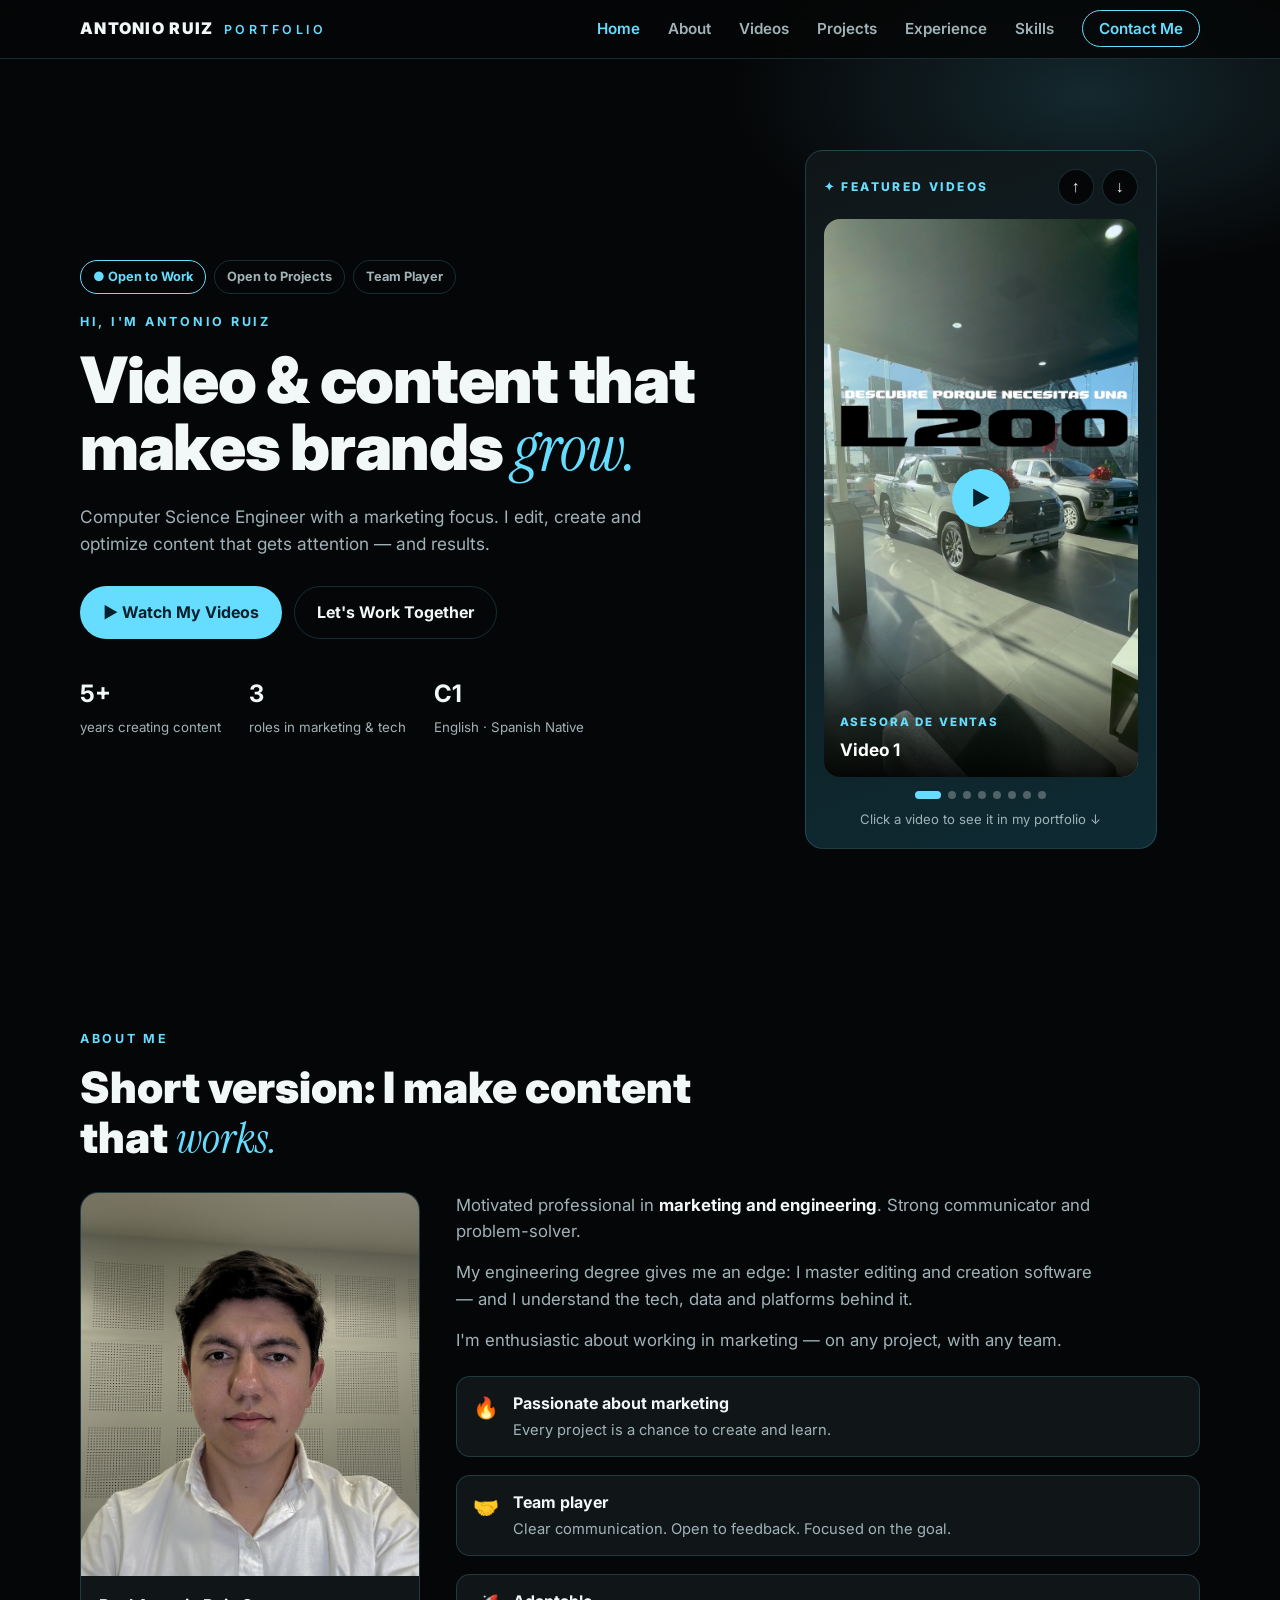
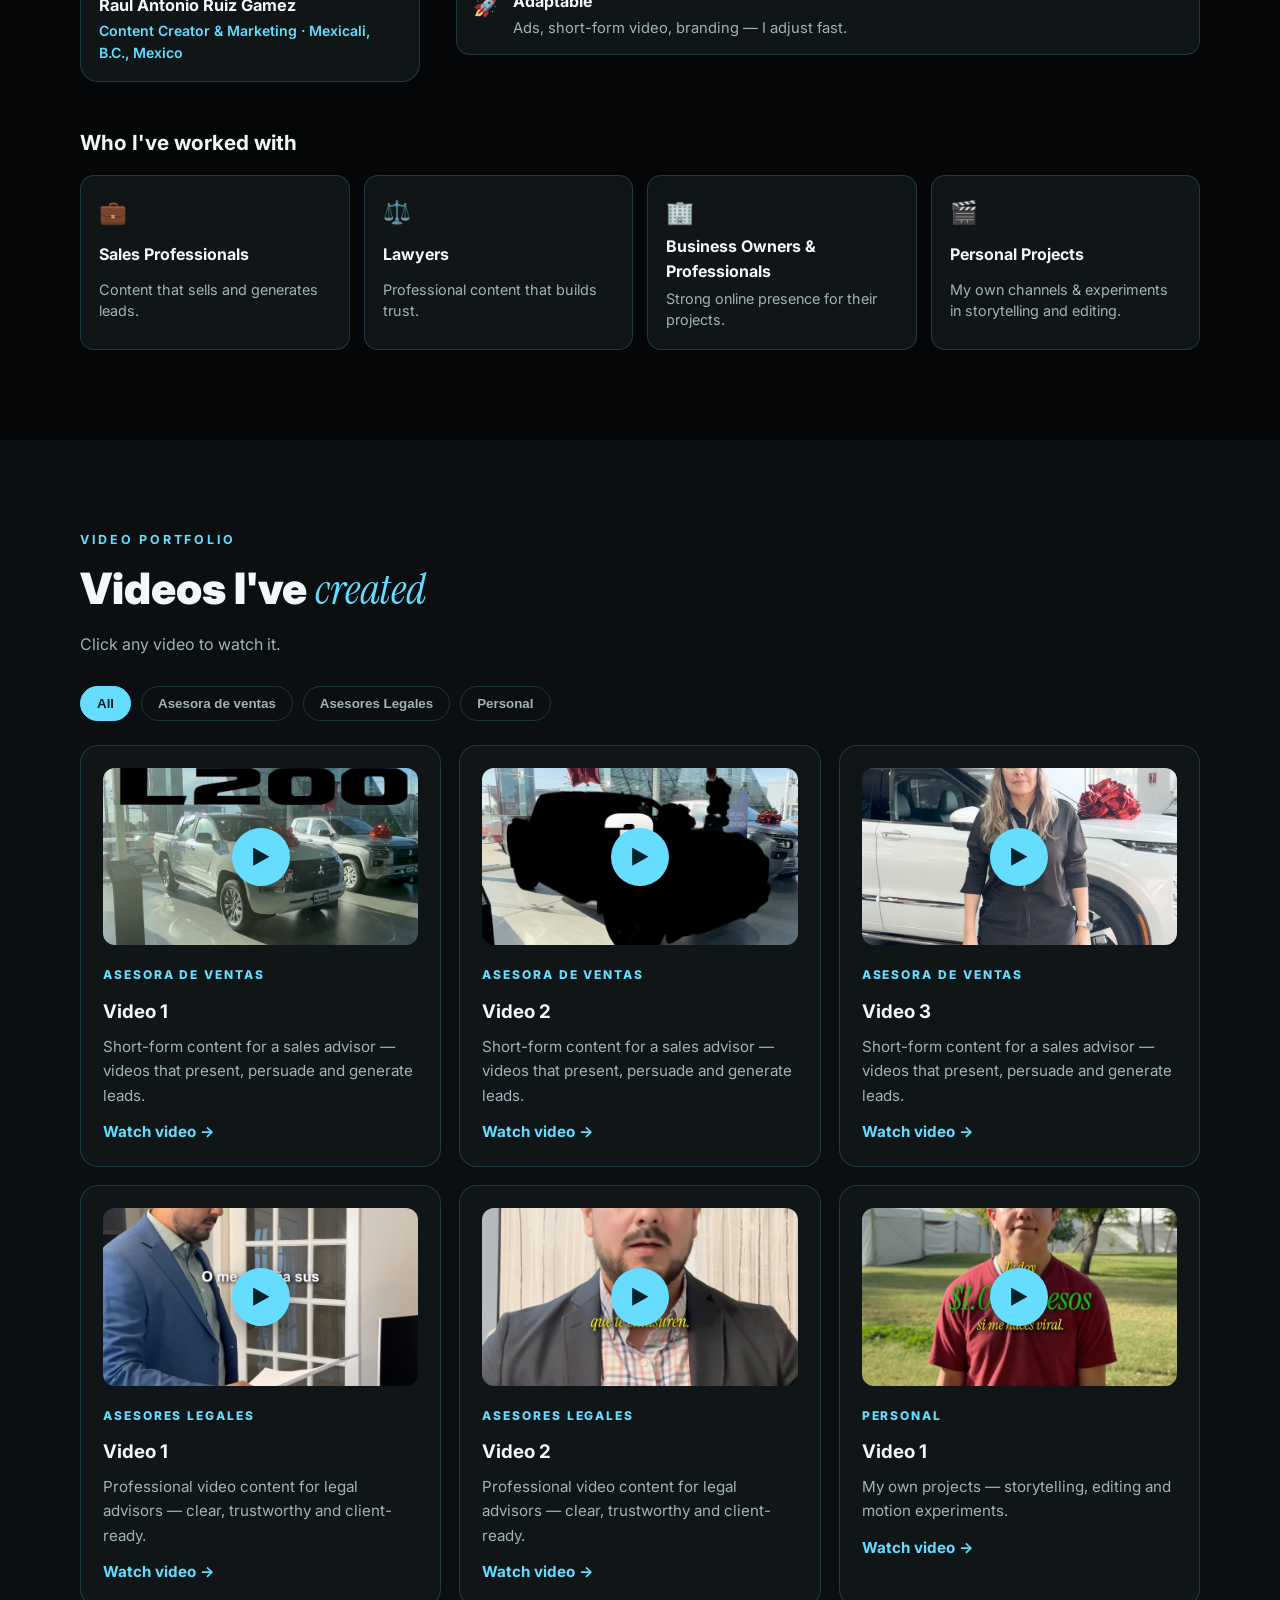
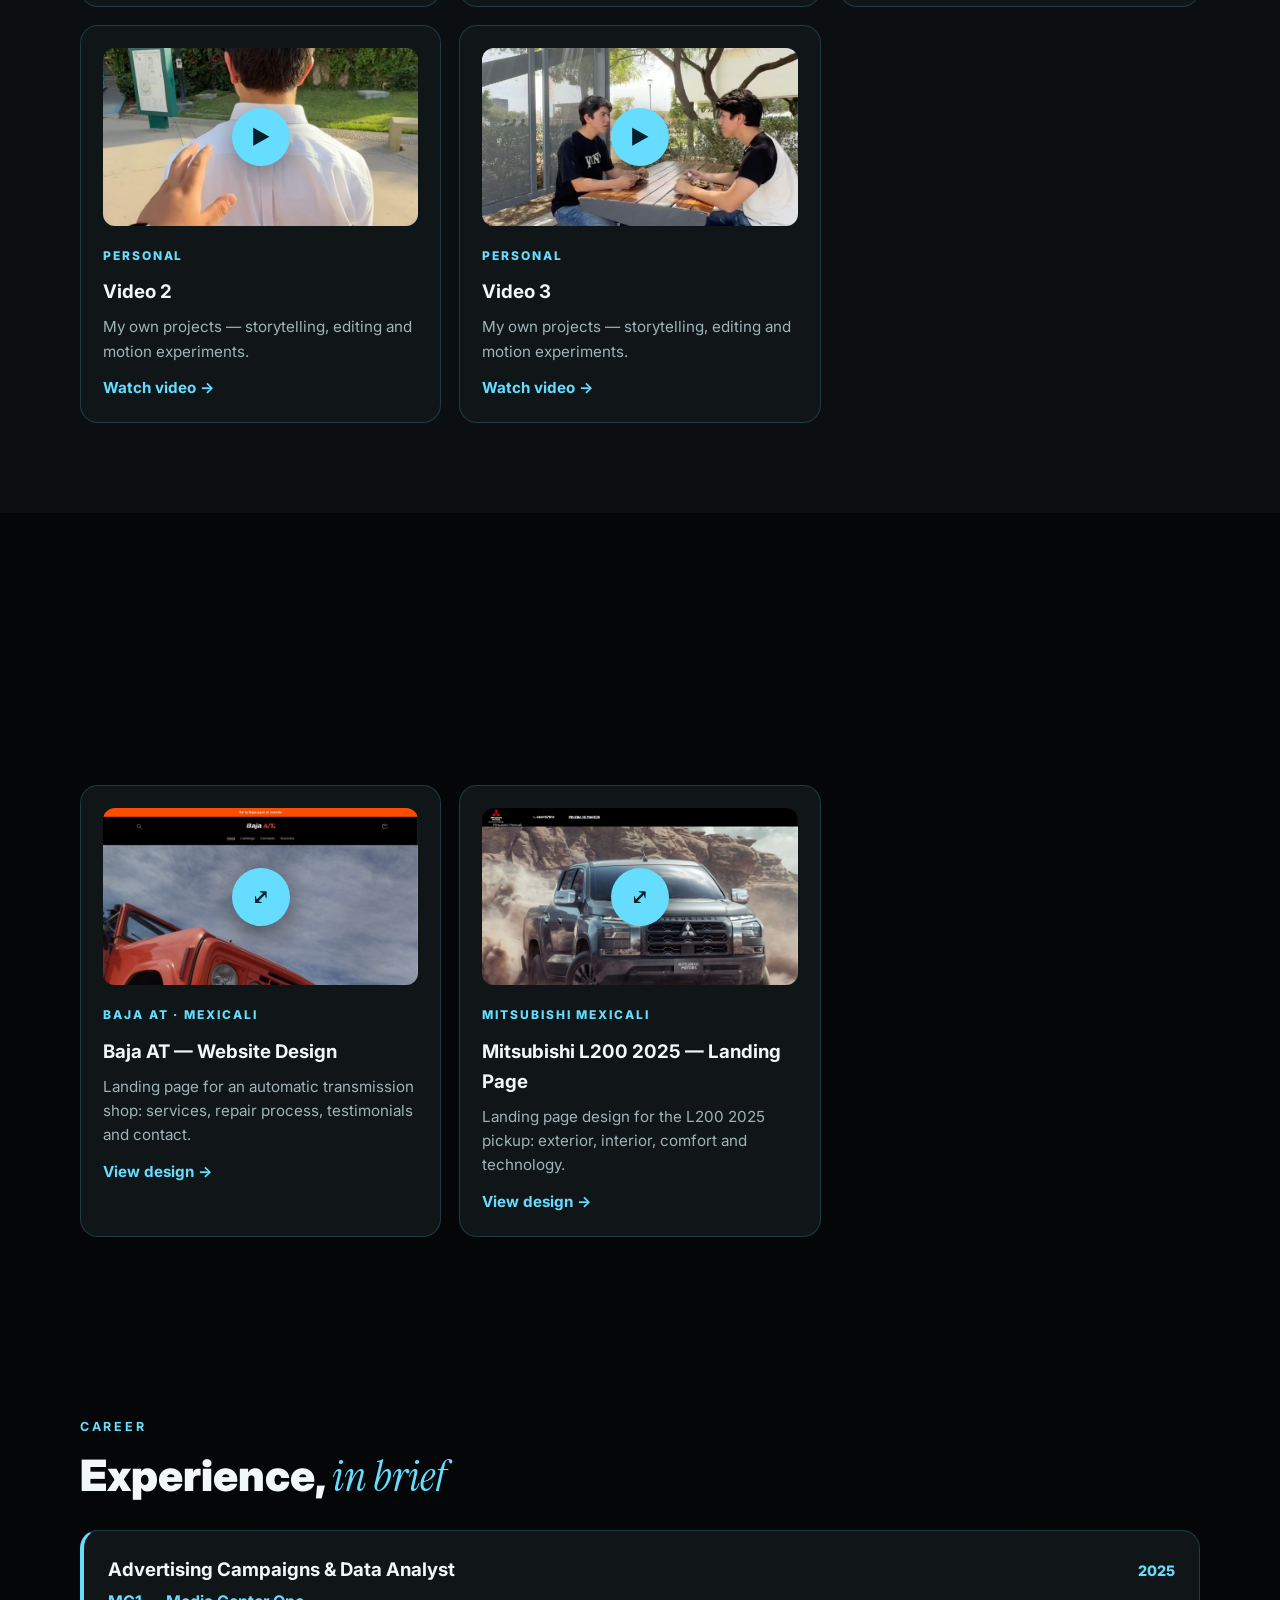
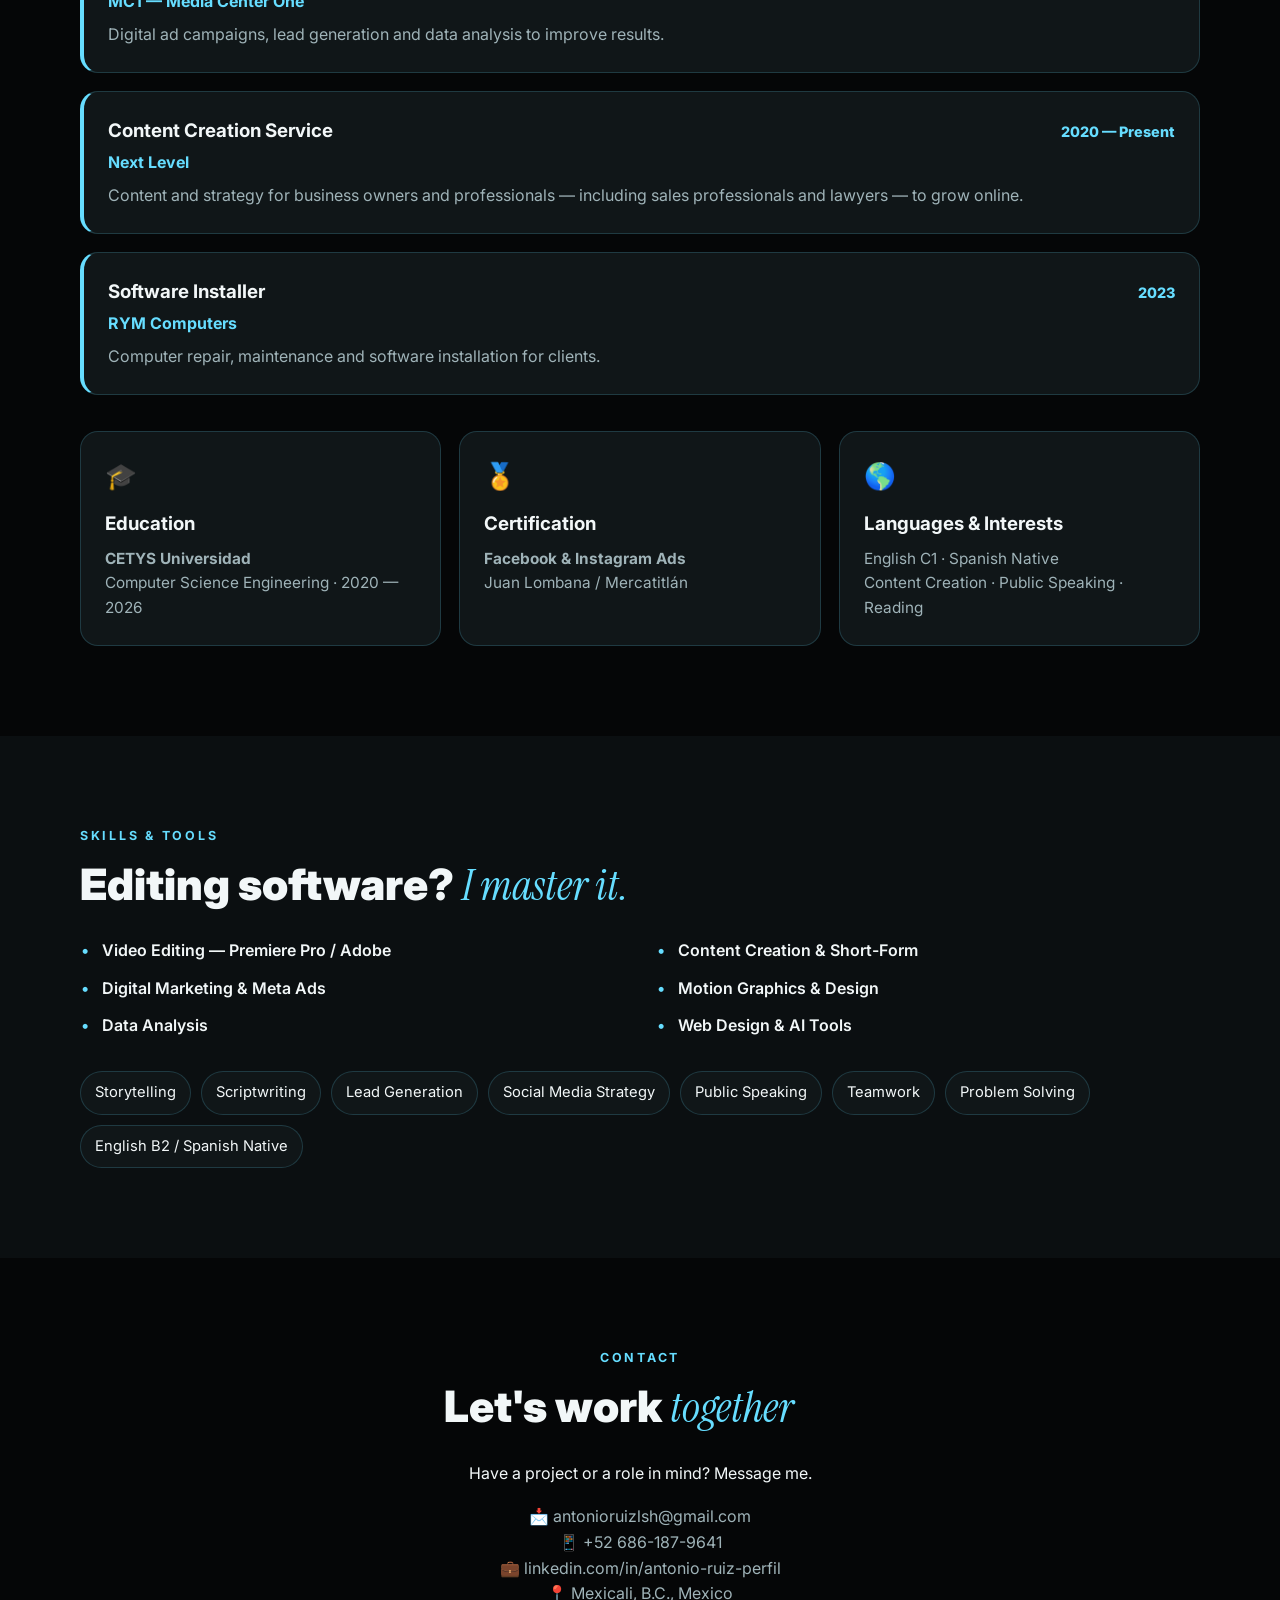
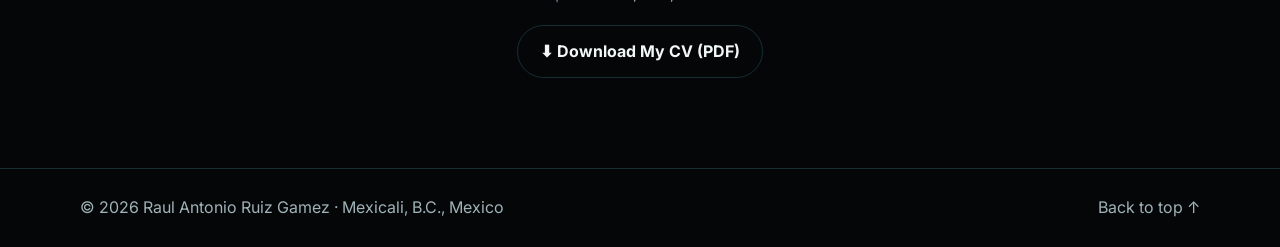
<file: portfolio-Antonio_Ruiz/index.html>
<!DOCTYPE html>
<html lang="en">
<head>
  <meta charset="UTF-8" />
  <meta name="viewport" content="width=device-width, initial-scale=1.0" />
  <meta name="referrer" content="strict-origin-when-cross-origin" />
  <title>Antonio Ruiz — Content Creator & Marketing | Video Portfolio</title>
  <meta name="description" content="Antonio Ruiz — Computer Science Engineer & marketer. Video editing, content creation and ads. Open to projects and teams." />
  <link rel="preconnect" href="https://fonts.googleapis.com">
  <link rel="preconnect" href="https://fonts.gstatic.com" crossorigin>
  <link href="https://fonts.googleapis.com/css2?family=Instrument+Serif:ital@0;1&family=Inter:wght@400;500;600;700;800;900&display=swap" rel="stylesheet">
  <link rel="stylesheet" href="css/styles.css" />
  <link rel="icon" href="data:image/svg+xml,<svg xmlns='http://www.w3.org/2000/svg' viewBox='0 0 100 100'><text y='.9em' font-size='90' fill='%2366DDFF'>↑</text></svg>">
</head>
<body>
  <header class="header" id="header">
    <nav class="nav container">
      <a href="#home" class="logo">ANTONIO RUIZ <span>PORTFOLIO</span></a>
      <button class="nav-toggle" id="navToggle" aria-label="Open menu" aria-expanded="false">
        <span></span><span></span><span></span>
      </button>
      <ul class="nav-menu" id="navMenu">
        <li><a href="#home" class="nav-link active">Home</a></li>
        <li><a href="#about" class="nav-link">About</a></li>
        <li><a href="#videos" class="nav-link">Videos</a></li>
        <li><a href="#projects" class="nav-link">Projects</a></li>
        <li><a href="#experience" class="nav-link">Experience</a></li>
        <li><a href="#skills" class="nav-link">Skills</a></li>
        <li><a href="#contact" class="nav-link nav-cta">Contact Me</a></li>
      </ul>
    </nav>
  </header>

  <main>
    <!-- HERO -->
    <section class="hero" id="home">
      <div class="container hero-grid">
        <div class="hero-text reveal">
          <div class="badges">
            <span class="badge badge-live">● Open to Work</span>
            <span class="badge">Open to Projects</span>
            <span class="badge">Team Player</span>
          </div>
          <p class="eyebrow">Hi, I'm Antonio Ruiz</p>
          <h1>Video & content that makes brands <em>grow.</em></h1>
          <p class="hero-desc">Computer Science Engineer with a marketing focus. I edit, create and optimize content that gets attention — and results.</p>
          <div class="hero-actions">
            <a href="#videos" class="btn btn-primary">▶ Watch My Videos</a>
            <a href="#contact" class="btn btn-ghost">Let's Work Together</a>
          </div>
          <div class="stats">
            <div class="stat"><strong><span class="counter" data-target="5">0</span>+</strong><small>years creating content</small></div>
            <div class="stat"><strong><span class="counter" data-target="3">0</span></strong><small>roles in marketing & tech</small></div>
            <div class="stat"><strong>C1</strong><small>English · Spanish Native</small></div>
          </div>
        </div>
        <!-- HERO CAROUSEL: slides are built automatically in JS from the same
             `videos` list used in Video Portfolio. Add a video there and it
             appears here too. Clicking a slide scrolls to that exact video. -->
        <div class="hero-carousel reveal" id="heroCarousel" aria-label="Featured videos">
          <div class="carousel-head">
            <span class="card-badge" style="margin:0">✦ FEATURED VIDEOS</span>
            <div class="carousel-arrows">
              <button type="button" class="car-btn" id="carPrev" aria-label="Previous video">↑</button>
              <button type="button" class="car-btn" id="carNext" aria-label="Next video">↓</button>
            </div>
          </div>
          <div class="carousel-viewport">
            <div class="carousel-track" id="carouselTrack"></div>
          </div>
          <div class="carousel-dots" id="carouselDots"></div>
          <p class="carousel-hint">Click a video to see it in my portfolio ↓</p>
        </div>
      </div>
    </section>

    <!-- ABOUT + PHOTO -->
    <section class="section" id="about">
      <div class="container">
        <p class="eyebrow reveal">About Me</p>
        <h2 class="section-title reveal">Short version: I make content that <em>works.</em></h2>
        <div class="profile-grid">
          <figure class="profile-photo reveal">
            <!-- Tony's photo, extracted from his CV. Replace assets/photo-antonio.jpg to change it -->
            <img src="assets/photo-antonio.jpg" alt="Antonio Ruiz" loading="lazy">
            <figcaption>
              <strong>Raul Antonio Ruiz Gamez</strong>
              <span>Content Creator & Marketing · Mexicali, B.C., Mexico</span>
            </figcaption>
          </figure>
          <div class="reveal">
            <p class="about-short">Motivated professional in <strong>marketing and engineering</strong>. Strong communicator and problem-solver.</p>
            <p class="about-short">My engineering degree gives me an edge: I master editing and creation software — and I understand the tech, data and platforms behind it.</p>
            <p class="about-short">I'm enthusiastic about working in marketing — on any project, with any team.</p>
            <div class="why-grid why-grid-1col">
              <article class="mini-card"><span>🔥</span><div><h3>Passionate about marketing</h3><p>Every project is a chance to create and learn.</p></div></article>
              <article class="mini-card"><span>🤝</span><div><h3>Team player</h3><p>Clear communication. Open to feedback. Focused on the goal.</p></div></article>
              <article class="mini-card"><span>🚀</span><div><h3>Adaptable</h3><p>Ads, short-form video, branding — I adjust fast.</p></div></article>
            </div>
          </div>
        </div>

        <!-- WHO I'VE WORKED WITH -->
        <div class="worked-with reveal">
          <h3 class="worked-title">Who I've worked with</h3>
          <div class="worked-grid">
            <div class="worked-item"><span>💼</span><strong>Sales Professionals</strong><small>Content that sells and generates leads.</small></div>
            <div class="worked-item"><span>⚖️</span><strong>Lawyers</strong><small>Professional content that builds trust.</small></div>
            <div class="worked-item"><span>🏢</span><strong>Business Owners & Professionals</strong><small>Strong online presence for their projects.</small></div>
            <div class="worked-item"><span>🎬</span><strong>Personal Projects</strong><small>My own channels & experiments in storytelling and editing.</small></div>
          </div>
        </div>
      </div>
    </section>

    <!-- VIDEOS -->
    <section class="section section-alt" id="videos">
      <div class="container">
        <p class="eyebrow reveal">Video Portfolio</p>
        <h2 class="section-title reveal">Videos I've <em>created</em></h2>
        <p class="section-desc reveal">Click any video to watch it.</p>

        <div class="filters reveal" role="group" aria-label="Filter videos">
          <button class="filter-btn active" data-filter="all">All</button>
          <button class="filter-btn" data-filter="asesora-de-ventas">Asesora de ventas</button>
          <button class="filter-btn" data-filter="asesores-legales">Asesores Legales</button>
          <button class="filter-btn" data-filter="personal">Personal</button>
        </div>

        <div class="projects" id="videosGrid"></div>
        <p class="empty-msg" id="emptyMsg" hidden>No videos here yet — paste a YouTube link in js/script.js.</p>
      </div>
    </section>

    <!-- WEB DESIGN / DOCUMENTS -->
    <section class="section" id="projects">
      <div class="container">
        <p class="eyebrow reveal">Web Design</p>
        <h2 class="section-title reveal">Websites I've <em>designed</em></h2>
        <p class="section-desc reveal">Full-page designs for real clients. Click one to see the complete design — no download needed.</p>
        <div class="projects" id="docsGrid"></div>
      </div>
    </section>

    <!-- EXPERIENCE -->
    <section class="section" id="experience">
      <div class="container">
        <p class="eyebrow reveal">Career</p>
        <h2 class="section-title reveal">Experience, <em>in brief</em></h2>
        <div class="timeline">
          <article class="job reveal">
            <div class="job-head"><h3>Advertising Campaigns & Data Analyst</h3><span class="job-date">2025</span></div>
            <p class="job-company">MC1 — Media Center One</p>
            <p>Digital ad campaigns, lead generation and data analysis to improve results.</p>
          </article>
          <article class="job reveal">
            <div class="job-head"><h3>Content Creation Service</h3><span class="job-date">2020 — Present</span></div>
            <p class="job-company">Next Level</p>
            <p>Content and strategy for business owners and professionals — including sales professionals and lawyers — to grow online.</p>
          </article>
          <article class="job reveal">
            <div class="job-head"><h3>Software Installer</h3><span class="job-date">2023</span></div>
            <p class="job-company">RYM Computers</p>
            <p>Computer repair, maintenance and software installation for clients.</p>
          </article>
        </div>

        <div class="edu-grid">
          <div class="card reveal"><span class="card-icon">🎓</span><h3>Education</h3><p><strong>CETYS Universidad</strong><br>Computer Science Engineering · 2020 — 2026</p></div>
          <div class="card reveal"><span class="card-icon">🏅</span><h3>Certification</h3><p><strong>Facebook & Instagram Ads</strong><br>Juan Lombana / Mercatitlán</p></div>
          <div class="card reveal"><span class="card-icon">🌎</span><h3>Languages & Interests</h3><p>English C1 · Spanish Native<br>Content Creation · Public Speaking · Reading</p></div>
        </div>
      </div>
    </section>

    <!-- SKILLS -->
    <section class="section section-alt" id="skills">
      <div class="container">
        <p class="eyebrow reveal">Skills & Tools</p>
        <h2 class="section-title reveal">Editing software? <em>I master it.</em></h2>
        <ul class="skills-list reveal" id="skillsList"></ul>
        <div class="skills reveal" id="skillsTags"></div>
      </div>
    </section>

    <!-- CONTACT -->
    <section class="section" id="contact">
      <div class="container contact-grid">
        <div class="reveal">
          <p class="eyebrow">Contact</p>
          <h2 class="section-title">Let's work <em>together</em></h2>
          <p>Have a project or a role in mind? Message me.</p>
          <p class="contact-info">
            📩 <a href="mailto:antonioruizlsh@gmail.com">antonioruizlsh@gmail.com</a><br>
            📱 +52 686-187-9641<br>
            💼 <a href="https://www.linkedin.com/in/antonio-ruiz-perfil" target="_blank" rel="noopener">linkedin.com/in/antonio-ruiz-perfil</a><br>
            📍 Mexicali, B.C., Mexico
          </p>
          <p style="margin-top:18px"><a class="btn btn-ghost" href="assets/CV-ANTONIO_RUIZ.pdf" download>⬇ Download My CV (PDF)</a></p>
        </div>
      </div>
    </section>
  </main>

  <!-- VIDEO PLAYER -->
  <div class="modal" id="videoModal" hidden>
    <div class="modal-backdrop" data-close></div>
    <div class="modal-box modal-video" role="dialog" aria-modal="true">
      <button class="modal-close" data-close aria-label="Close">✕</button>
      <div class="player" id="playerBox"></div>
      <p class="eyebrow" id="modalCategory" style="margin-top:18px"></p>
      <h3 id="modalTitle"></h3>
      <p id="modalDesc"></p>
    </div>
  </div>

  <!-- DOCUMENT VIEWER -->
  <div class="modal" id="docModal" hidden>
    <div class="modal-backdrop" data-close-doc></div>
    <div class="modal-box modal-doc" role="dialog" aria-modal="true">
      <button class="modal-close" data-close-doc aria-label="Close">✕</button>
      <p class="eyebrow" id="docClient"></p>
      <h3 id="docTitle"></h3>
      <p id="docDesc" style="color:var(--muted)"></p>
      <div class="doc-viewer" id="docViewer"><img id="docImage" alt=""></div>
    </div>
  </div>

  <footer class="footer">
    <div class="container footer-inner">
      <p>© <span id="year"></span> Raul Antonio Ruiz Gamez · Mexicali, B.C., Mexico</p>
      <a href="#home">Back to top ↑</a>
    </div>
  </footer>

  <script src="js/script.js"></script>
</body>
</html>
</file>
<file: portfolio-Antonio_Ruiz/css/styles.css>
/* ============ UP NEXT AGENCY — #66DDFF sobre negro ============ */
:root{
  --bg:#050607; --bg-alt:#0b0f11; --card:#101618;
  --text:#f2f7f8; --muted:#9fb3b8;
  --brand:#66DDFF; --brand-dark:#0e2a33;
  --border:rgba(102,221,255,.18);
  --radius:18px;
  --font:'Inter', 'Helvetica Now Display', Helvetica, Arial, sans-serif;
  --serif:'Instrument Serif', Georgia, serif;
}
*{margin:0;padding:0;box-sizing:border-box}
html{scroll-behavior:smooth}
body{background:var(--bg);color:var(--text);font-family:var(--font);line-height:1.6}
a{color:inherit;text-decoration:none}
em{font-family:var(--serif);font-style:italic;font-weight:400;color:var(--brand)}
.container{width:min(1120px,92%);margin:0 auto}

/* Header */
.header{position:fixed;inset:0 0 auto 0;z-index:50;background:rgba(5,6,7,.85);backdrop-filter:blur(12px);border-bottom:1px solid var(--border)}
.nav{display:flex;align-items:center;justify-content:space-between;padding:16px 0}
.logo{font-weight:900;letter-spacing:.08em}
.logo span{color:var(--brand);font-weight:600;font-size:.78em;letter-spacing:.28em;margin-left:6px}
.nav-menu{display:flex;gap:28px;list-style:none;align-items:center}
.nav-link{color:var(--muted);font-weight:600;font-size:.95rem}
.nav-link:hover,.nav-link.active{color:var(--brand)}
.nav-cta{border:1px solid var(--brand);color:var(--brand);padding:8px 16px;border-radius:999px}
.nav-toggle{display:none;background:none;border:0;cursor:pointer;flex-direction:column;gap:5px}
.nav-toggle span{width:26px;height:2px;background:var(--text);display:block}

/* Hero */
.hero{padding:150px 0 90px;background:
  radial-gradient(600px 300px at 85% 10%, rgba(102,221,255,.16), transparent 60%),
  var(--bg)}
.hero-grid{display:grid;grid-template-columns:1.25fr .85fr;gap:36px;align-items:center}
.eyebrow{color:var(--brand);text-transform:uppercase;letter-spacing:.22em;font-size:.78rem;font-weight:700;margin-bottom:14px}
h1{font-size:clamp(2.4rem,5vw,4rem);line-height:1.05;font-weight:900;letter-spacing:-.02em}
.hero-desc{color:var(--muted);margin:20px 0 28px;font-size:1.08rem;max-width:56ch}
.btn{display:inline-block;padding:13px 22px;border-radius:999px;font-weight:700;border:1px solid transparent;cursor:pointer}
.btn-primary{background:var(--brand);color:#03202b}
.btn-primary:hover{filter:brightness(1.08)}
.btn-ghost{border-color:var(--border);color:var(--text)}
.btn-full{width:100%}
.hero-actions{display:flex;gap:12px;flex-wrap:wrap}
.stats{display:flex;gap:28px;margin-top:36px;flex-wrap:wrap}
.stat strong{display:block;font-size:1.5rem}
.stat small{color:var(--muted)}
.hero-card{background:linear-gradient(160deg,var(--card),var(--brand-dark));border:1px solid var(--border);border-radius:var(--radius);padding:28px}
.hero-card ul{list-style:none;margin-top:16px;color:var(--muted)}
.card-badge{color:var(--brand);letter-spacing:.2em;font-size:.75rem;font-weight:800;margin-bottom:12px}

/* Sections */
.section{padding:90px 0}
.section-alt{background:var(--bg-alt)}
.section-title{font-size:clamp(1.9rem,3.5vw,2.7rem);line-height:1.15;font-weight:900;margin-bottom:28px;max-width:22ch}
.about-grid{display:grid;grid-template-columns:1fr 1fr;gap:28px;color:var(--muted);font-size:1.05rem}
.skills{display:flex;flex-wrap:wrap;gap:10px;margin-top:32px}
.skill{border:1px solid var(--border);background:var(--card);padding:9px 14px;border-radius:999px;font-size:.92rem}
.skill b{color:var(--brand)}

/* Cards / Services */
.cards{display:grid;grid-template-columns:repeat(4,1fr);gap:18px}
.card{background:var(--card);border:1px solid var(--border);border-radius:var(--radius);padding:24px}
.card h3{margin:12px 0 8px}
.card p{color:var(--muted);font-size:.96rem}
.card-icon{font-size:1.6rem}

/* Projects */
.filters{display:flex;gap:10px;flex-wrap:wrap;margin-bottom:24px}
.filter-btn{background:transparent;color:var(--muted);border:1px solid var(--border);padding:9px 16px;border-radius:999px;cursor:pointer;font-weight:700}
.filter-btn.active,.filter-btn:hover{background:var(--brand);color:#03202b;border-color:var(--brand)}
.projects{display:grid;grid-template-columns:repeat(3,1fr);gap:18px}
.project{background:var(--card);border:1px solid var(--border);border-radius:var(--radius);padding:22px;cursor:pointer;transition:transform .2s, border-color .2s}
.project:hover{transform:translateY(-4px);border-color:var(--brand)}
.project .tag{color:var(--brand);font-size:.75rem;letter-spacing:.16em;text-transform:uppercase;font-weight:800}
.project h3{margin:10px 0 8px}
.project p{color:var(--muted);font-size:.95rem}
.empty-msg{color:var(--muted)}

/* Contact */
.contact-grid{display:grid;grid-template-columns:1fr;gap:36px;max-width:680px;margin:0 auto;text-align:center}
.contact-info{color:var(--muted);margin-top:18px}

/* Modal */
.modal{position:fixed;inset:0;z-index:80;display:grid;place-items:center}
.modal[hidden]{display:none}
.modal-backdrop{position:absolute;inset:0;background:rgba(0,0,0,.7)}
.modal-box{position:relative;background:var(--card);border:1px solid var(--border);border-radius:var(--radius);padding:30px;width:min(520px,92%); }
.modal-close{position:absolute;top:14px;right:14px;background:none;border:0;color:var(--text);font-size:1.1rem;cursor:pointer}
.modal-meta{color:var(--muted);margin-top:14px;font-size:.92rem}

/* v2: Badges, timeline, skills bars, video cards */
.badges{display:flex;gap:8px;flex-wrap:wrap;margin-bottom:18px}
.badge{border:1px solid var(--border);color:var(--muted);padding:6px 12px;border-radius:999px;font-size:.8rem;font-weight:700}
.badge-live{color:var(--brand);border-color:var(--brand)}
.section-desc{color:var(--muted);max-width:68ch;margin:-10px 0 28px}
.section-desc code,.about-grid strong{color:var(--brand)}
.why-grid,.edu-grid{display:grid;grid-template-columns:repeat(3,1fr);gap:18px;margin-top:36px}
.timeline{display:grid;gap:18px}
.job{background:var(--card);border:1px solid var(--border);border-left:4px solid var(--brand);border-radius:var(--radius);padding:24px}
.job-head{display:flex;justify-content:space-between;gap:14px;flex-wrap:wrap;align-items:baseline}
.job-date{color:var(--brand);font-weight:800;font-size:.9rem;white-space:nowrap}
.job-company{color:var(--brand);font-weight:700;margin:4px 0 8px}
.job p:last-child{color:var(--muted)}
.skills-list{display:grid;grid-template-columns:1fr 1fr;gap:12px 32px;margin-bottom:28px;list-style:none;padding:0}
.skills-list li{position:relative;padding-left:22px;font-weight:600}
.skills-list li::before{content:"•";position:absolute;left:2px;color:var(--brand);font-weight:900}
.thumb{position:relative;border-radius:12px;overflow:hidden;aspect-ratio:16/9;background:linear-gradient(140deg,var(--brand-dark),#16262c);display:grid;place-items:center;margin-bottom:16px}
.thumb img{position:absolute;inset:0;width:100%;height:100%;object-fit:cover}
.thumb video{position:absolute;inset:0;width:100%;height:100%;object-fit:cover}
.play{position:relative;z-index:2;width:58px;height:58px;border-radius:50%;background:var(--brand);color:#03202b;display:grid;place-items:center;font-size:1.25rem;font-weight:900;box-shadow:0 8px 30px rgba(0,0,0,.45)}
.duration{position:absolute;z-index:2;right:10px;bottom:10px;background:rgba(0,0,0,.75);padding:3px 8px;border-radius:999px;font-size:.78rem;font-weight:700}
/* Player is also 9:16 — Tony's videos are 1080x1920 */
.modal-video{width:min(430px,94%)}
.player{aspect-ratio:9/16;max-height:74vh;margin:0 auto;background:#000;border-radius:12px;overflow:hidden;display:grid;place-items:center;text-align:center;padding:10px}
.player iframe,.player video{width:100%;height:100%;border:0}
/* Document viewer (Web Design section): full-page design, scrollable */
.modal-doc{width:min(880px,96%);max-height:92vh;overflow-y:auto}
.doc-viewer{max-height:66vh;overflow-y:auto;border:1px solid var(--border);border-radius:12px;margin-top:16px;background:#0d1518}
.doc-viewer img{width:100%;display:block}
.thumb-doc img{object-position:top}

/* v3: Photo profile, worked-with, concise cards */
.profile-grid{display:grid;grid-template-columns:340px 1fr;gap:36px;align-items:start}
.profile-photo{background:var(--card);border:1px solid var(--border);border-radius:var(--radius);overflow:hidden;margin:0}
.profile-photo img{width:100%;aspect-ratio:3/3.4;object-fit:cover;object-position:top;display:block}
.profile-photo figcaption{padding:16px 18px;display:grid;gap:2px}
.profile-photo figcaption strong{font-size:1.02rem}
.profile-photo figcaption span{color:var(--brand);font-size:.88rem;font-weight:600}
.about-short{color:var(--muted);font-size:1.05rem;margin-bottom:14px;max-width:58ch}
.about-short strong{color:var(--text)}
.why-grid-1col{grid-template-columns:1fr;margin-top:22px}
.mini-card{display:flex;gap:14px;align-items:flex-start;background:var(--card);border:1px solid var(--border);border-radius:14px;padding:14px 16px}
.mini-card span{font-size:1.3rem}
.mini-card h3{font-size:1rem;margin-bottom:2px}
.mini-card p{color:var(--muted);font-size:.92rem}
.worked-with{margin-top:44px}
.worked-title{font-size:1.3rem;margin-bottom:16px}
.worked-grid{display:grid;grid-template-columns:repeat(4,1fr);gap:14px}
.worked-item{background:var(--card);border:1px solid var(--border);border-radius:14px;padding:18px;display:grid;gap:4px}
.worked-item span{font-size:1.4rem}
.worked-item small{color:var(--muted);font-size:.9rem;line-height:1.45}
@media (max-width:900px){.profile-grid{grid-template-columns:1fr}.profile-photo{max-width:360px}.worked-grid{grid-template-columns:repeat(2,1fr)}}
@media (max-width:640px){.worked-grid{grid-template-columns:1fr}}

/* v4: Hero carousel + video highlight */
.hero-carousel{background:linear-gradient(160deg,var(--card),var(--brand-dark));border:1px solid var(--border);border-radius:var(--radius);padding:18px}
.carousel-head{display:flex;justify-content:space-between;align-items:center;margin-bottom:14px}
.carousel-arrows{display:flex;gap:8px}
.car-btn{width:36px;height:36px;border-radius:50%;border:1px solid var(--border);background:var(--bg);color:var(--text);font-size:1rem;font-weight:800;line-height:1;cursor:pointer}
.car-btn:hover{border-color:var(--brand);color:var(--brand)}
/* 9:16 = 1080x1920, Tony's video format. Width is capped so the height
   (width x 16/9) stays phone-sized and balanced with the hero text. */
.hero-carousel{width:min(100%,352px);justify-self:center}
.carousel-viewport{overflow:hidden;border-radius:16px;aspect-ratio:9/16;background:#000}
.carousel-track{display:flex;flex-direction:column;height:100%;transition:transform .65s cubic-bezier(.22,.8,.3,1)}
.slide{min-height:100%;height:100%;cursor:pointer;position:relative}
.slide .thumb{margin:0;position:absolute;inset:0;aspect-ratio:auto;border-radius:0}
.slide .thumb img{object-fit:cover}
.slide-info{position:absolute;left:0;right:0;bottom:0;z-index:3;padding:44px 16px 16px;background:linear-gradient(transparent,rgba(0,0,0,.88))}
.slide-info h3{color:#fff}
.slide .duration{top:10px;bottom:auto}
.slide-info .tag{color:var(--brand);font-size:.72rem;letter-spacing:.16em;text-transform:uppercase;font-weight:800}
.slide-info h3{font-size:1.08rem;margin-top:5px;line-height:1.3}
.carousel-dots{display:flex;gap:7px;justify-content:center;margin-top:14px}
.dot{width:8px;height:8px;border-radius:999px;border:0;background:rgba(255,255,255,.28);cursor:pointer;padding:0;transition:all .3s}
.dot.active{width:26px;background:var(--brand)}
.carousel-hint{color:var(--muted);font-size:.82rem;text-align:center;margin-top:10px}
.project.highlight{border-color:var(--brand);animation:pulseGlow 1s ease 2}
@keyframes pulseGlow{0%{box-shadow:0 0 0 0 rgba(102,221,255,.0);transform:scale(1)}40%{box-shadow:0 0 0 8px rgba(102,221,255,.22);transform:scale(1.025)}100%{box-shadow:0 0 0 0 rgba(102,221,255,0);transform:scale(1)}}
@media (prefers-reduced-motion: reduce){.carousel-track{transition:none}.project.highlight{animation:none;outline:3px solid var(--brand)}}

/* Footer + Reveal */
.footer{border-top:1px solid var(--border);padding:26px 0;color:var(--muted)}
.footer-inner{display:flex;justify-content:space-between;gap:16px;flex-wrap:wrap}
.reveal{opacity:0;transform:translateY(18px);transition:opacity .6s ease, transform .6s ease}
.reveal.visible{opacity:1;transform:none}

/* Responsive */
@media (max-width:900px){
  .cards,.why-grid,.edu-grid{grid-template-columns:repeat(2,1fr)}
  .projects{grid-template-columns:repeat(2,1fr)}
  .hero-grid,.about-grid,.contact-grid,.skills-list{grid-template-columns:1fr}
}
@media (max-width:640px){
  .cards,.projects{grid-template-columns:1fr}
  .nav-toggle{display:flex}
  .nav-menu{position:absolute;top:64px;right:4%;left:4%;background:var(--card);border:1px solid var(--border);border-radius:16px;padding:18px;flex-direction:column;align-items:flex-start;display:none}
  .nav-menu.open{display:flex}
}
</file>
